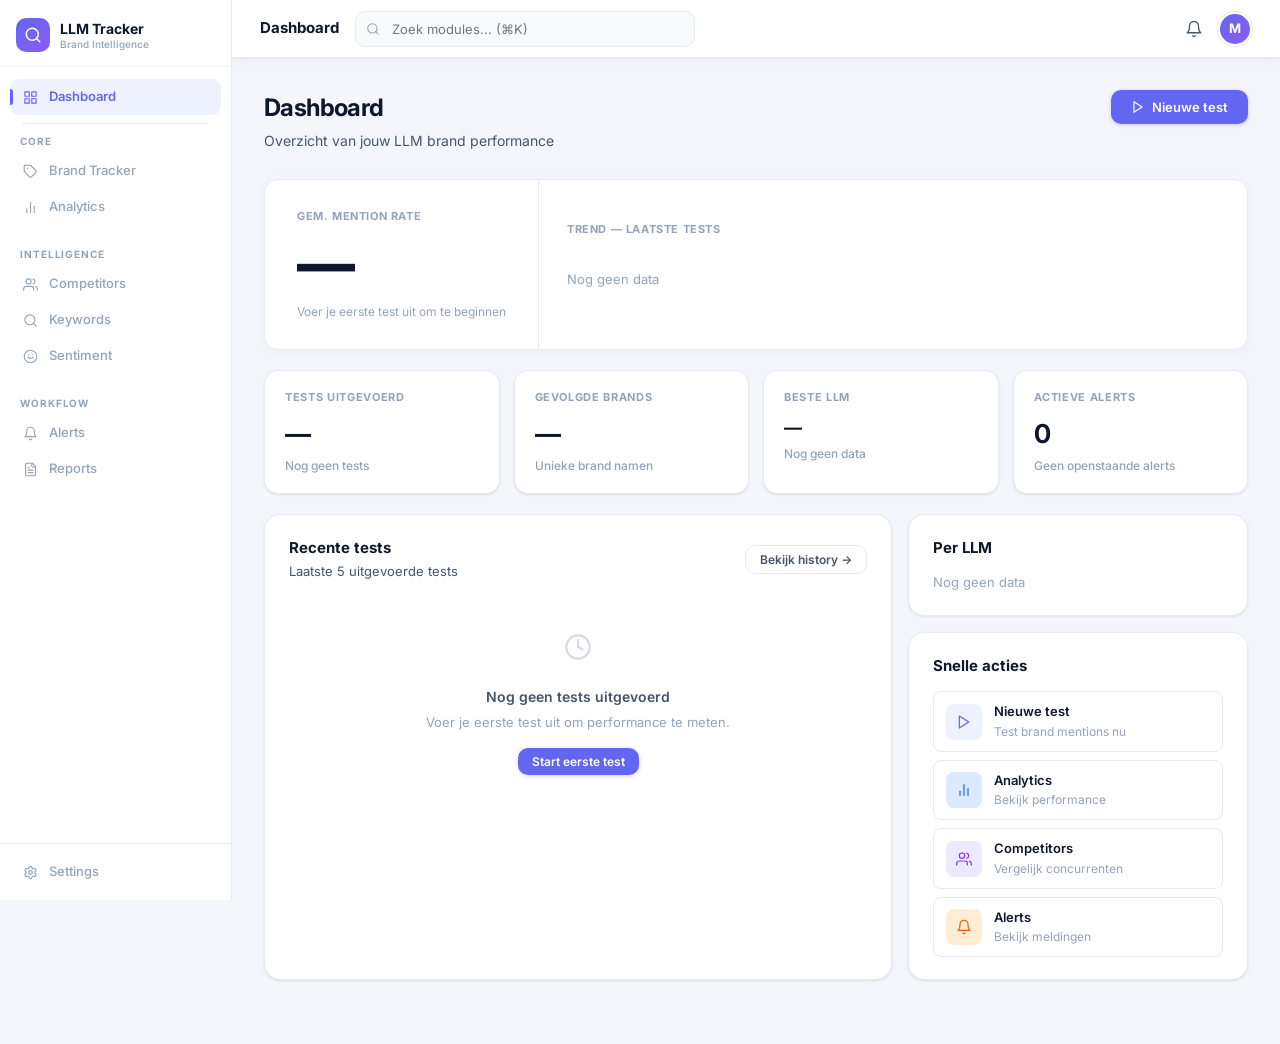
<file: index.html>
<!DOCTYPE html>
<html lang="nl">
<head>
  <meta charset="UTF-8" />
  <meta name="viewport" content="width=device-width, initial-scale=1.0" />
  <title>LLM Brand Mention Tracker</title>
  <link rel="stylesheet" href="css/app.css" />
</head>
<body>

<!-- ── Sidebar ── -->
<nav class="sidebar">
  <div class="sidebar-logo">
    <div class="logo-mark">
      <div class="logo-icon">
        <svg viewBox="0 0 24 24" width="18" height="18" fill="none" stroke="#fff" stroke-width="2" stroke-linecap="round" stroke-linejoin="round">
          <circle cx="11" cy="11" r="8"/><path d="m21 21-4.35-4.35"/>
        </svg>
      </div>
      <div>
        <div class="logo-text">LLM Tracker</div>
        <div class="logo-sub">Brand Intelligence</div>
      </div>
    </div>
  </div>

  <div class="sidebar-nav">

    <!-- Home -->
    <div class="nav-item nav-home active" data-module="dashboard" onclick="App.navigate(this.dataset.module)">
      <span class="nav-icon">
        <svg viewBox="0 0 24 24" width="15" height="15" fill="none" stroke="currentColor" stroke-width="1.8" stroke-linecap="round" stroke-linejoin="round">
          <rect x="3" y="3" width="7" height="7"/><rect x="14" y="3" width="7" height="7"/><rect x="14" y="14" width="7" height="7"/><rect x="3" y="14" width="7" height="7"/>
        </svg>
      </span>
      Dashboard
    </div>
    <div class="nav-home-divider"></div>

    <!-- Core -->
    <div class="nav-section">
      <span class="nav-label">Core</span>
      <div class="nav-item" data-module="brand-tracker" onclick="App.navigate(this.dataset.module)">
        <span class="nav-icon">
          <svg viewBox="0 0 24 24" width="15" height="15" fill="none" stroke="currentColor" stroke-width="1.8" stroke-linecap="round" stroke-linejoin="round">
            <path d="M20.59 13.41l-7.17 7.17a2 2 0 0 1-2.83 0L2 12V2h10l8.59 8.59a2 2 0 0 1 0 2.82z"/>
            <circle cx="7" cy="7" r="1" fill="currentColor" stroke="none"/>
          </svg>
        </span>
        Brand Tracker
      </div>
      <div class="nav-item" data-module="analytics" onclick="App.navigate(this.dataset.module)">
        <span class="nav-icon">
          <svg viewBox="0 0 24 24" width="15" height="15" fill="none" stroke="currentColor" stroke-width="1.8" stroke-linecap="round" stroke-linejoin="round">
            <line x1="18" y1="20" x2="18" y2="10"/>
            <line x1="12" y1="20" x2="12" y2="4"/>
            <line x1="6" y1="20" x2="6" y2="14"/>
          </svg>
        </span>
        Analytics
      </div>
    </div>

    <!-- Intelligence -->
    <div class="nav-section">
      <span class="nav-label">Intelligence</span>
      <div class="nav-item" data-module="competitors" onclick="App.navigate(this.dataset.module)">
        <span class="nav-icon">
          <svg viewBox="0 0 24 24" width="15" height="15" fill="none" stroke="currentColor" stroke-width="1.8" stroke-linecap="round" stroke-linejoin="round">
            <path d="M17 21v-2a4 4 0 0 0-4-4H5a4 4 0 0 0-4 4v2"/>
            <circle cx="9" cy="7" r="4"/>
            <path d="M23 21v-2a4 4 0 0 0-3-3.87"/>
            <path d="M16 3.13a4 4 0 0 1 0 7.75"/>
          </svg>
        </span>
        Competitors
      </div>
      <div class="nav-item" data-module="keywords" onclick="App.navigate(this.dataset.module)">
        <span class="nav-icon">
          <svg viewBox="0 0 24 24" width="15" height="15" fill="none" stroke="currentColor" stroke-width="1.8" stroke-linecap="round" stroke-linejoin="round">
            <circle cx="11" cy="11" r="8"/>
            <path d="m21 21-4.35-4.35"/>
          </svg>
        </span>
        Keywords
      </div>
      <div class="nav-item" data-module="sentiment" onclick="App.navigate(this.dataset.module)">
        <span class="nav-icon">
          <svg viewBox="0 0 24 24" width="15" height="15" fill="none" stroke="currentColor" stroke-width="1.8" stroke-linecap="round" stroke-linejoin="round">
            <circle cx="12" cy="12" r="10"/>
            <path d="M8 13s1.5 2 4 2 4-2 4-2"/>
            <line x1="9" y1="9" x2="9.01" y2="9"/>
            <line x1="15" y1="9" x2="15.01" y2="9"/>
          </svg>
        </span>
        Sentiment
      </div>
    </div>

    <!-- Workflow -->
    <div class="nav-section">
      <span class="nav-label">Workflow</span>
      <div class="nav-item" data-module="alerts" onclick="App.navigate(this.dataset.module)">
        <span class="nav-icon">
          <svg viewBox="0 0 24 24" width="15" height="15" fill="none" stroke="currentColor" stroke-width="1.8" stroke-linecap="round" stroke-linejoin="round">
            <path d="M6 8a6 6 0 0 1 12 0c0 7 3 9 3 9H3s3-2 3-9"/>
            <path d="M10.3 21a1.94 1.94 0 0 0 3.4 0"/>
          </svg>
        </span>
        Alerts
        <span class="nav-badge" id="sidebar-alerts-badge">3</span>
      </div>
      <div class="nav-item" data-module="reports" onclick="App.navigate(this.dataset.module)">
        <span class="nav-icon">
          <svg viewBox="0 0 24 24" width="15" height="15" fill="none" stroke="currentColor" stroke-width="1.8" stroke-linecap="round" stroke-linejoin="round">
            <path d="M15 2H6a2 2 0 0 0-2 2v16a2 2 0 0 0 2 2h12a2 2 0 0 0 2-2V7Z"/>
            <path d="M14 2v4a2 2 0 0 0 2 2h4"/>
            <path d="M10 9H8"/>
            <path d="M16 13H8"/>
            <path d="M16 17H8"/>
          </svg>
        </span>
        Reports
      </div>
    </div>

  </div><!-- /.sidebar-nav -->

  <div class="sidebar-footer">
    <div class="nav-item" data-module="settings" onclick="App.navigate(this.dataset.module)">
      <span class="nav-icon">
        <svg viewBox="0 0 24 24" width="15" height="15" fill="none" stroke="currentColor" stroke-width="1.8" stroke-linecap="round" stroke-linejoin="round">
          <path d="M12.22 2h-.44a2 2 0 0 0-2 2v.18a2 2 0 0 1-1 1.73l-.43.25a2 2 0 0 1-2 0l-.15-.08a2 2 0 0 0-2.73.73l-.22.38a2 2 0 0 0 .73 2.73l.15.1a2 2 0 0 1 1 1.72v.51a2 2 0 0 1-1 1.74l-.15.09a2 2 0 0 0-.73 2.73l.22.38a2 2 0 0 0 2.73.73l.15-.08a2 2 0 0 1 2 0l.43.25a2 2 0 0 1 1 1.73V20a2 2 0 0 0 2 2h.44a2 2 0 0 0 2-2v-.18a2 2 0 0 1 1-1.73l.43-.25a2 2 0 0 1 2 0l.15.08a2 2 0 0 0 2.73-.73l.22-.39a2 2 0 0 0-.73-2.73l-.15-.08a2 2 0 0 1-1-1.74v-.5a2 2 0 0 1 1-1.74l.15-.09a2 2 0 0 0 .73-2.73l-.22-.38a2 2 0 0 0-2.73-.73l-.15.08a2 2 0 0 1-2 0l-.43-.25a2 2 0 0 1-1-1.73V4a2 2 0 0 0-2-2z"/>
          <circle cx="12" cy="12" r="3"/>
        </svg>
      </span>
      Settings
    </div>
  </div>
</nav>

<!-- ── App right ── -->
<div class="app-right">

  <!-- Sidebar overlay (mobile) -->
  <div id="sidebar-overlay" class="sidebar-overlay"></div>

  <!-- Topbar -->
  <header class="topbar">
    <button class="hamburger-btn" id="sidebar-toggle" title="Menu" aria-label="Menu">
      <svg viewBox="0 0 24 24" width="18" height="18" fill="none" stroke="currentColor" stroke-width="2" stroke-linecap="round" stroke-linejoin="round">
        <line x1="3" y1="6" x2="21" y2="6"/><line x1="3" y1="12" x2="21" y2="12"/><line x1="3" y1="18" x2="21" y2="18"/>
      </svg>
    </button>
    <span id="topbar-title" class="topbar-title">Brand Tracker</span>

    <div class="topbar-search-wrap">
      <span class="topbar-search-icon">
        <svg viewBox="0 0 24 24" width="14" height="14" fill="none" stroke="currentColor" stroke-width="1.8" stroke-linecap="round" stroke-linejoin="round">
          <circle cx="11" cy="11" r="8"/><path d="m21 21-4.35-4.35"/>
        </svg>
      </span>
      <input type="text" id="topbar-search" class="topbar-search" placeholder="Zoek modules... (⌘K)" autocomplete="off" />
      <div class="search-dropdown" id="search-dropdown"></div>
    </div>

    <div class="topbar-spacer"></div>

    <div class="topbar-actions">
      <!-- Notification button -->
      <button class="topbar-icon-btn" id="notif-btn" title="Alerts">
        <svg viewBox="0 0 24 24" width="18" height="18" fill="none" stroke="currentColor" stroke-width="1.8" stroke-linecap="round" stroke-linejoin="round">
          <path d="M6 8a6 6 0 0 1 12 0c0 7 3 9 3 9H3s3-2 3-9"/>
          <path d="M10.3 21a1.94 1.94 0 0 0 3.4 0"/>
        </svg>
        <span class="topbar-notif-badge" id="notif-badge">3</span>
      </button>

      <!-- Avatar -->
      <div class="topbar-avatar-wrap">
        <div class="topbar-avatar" id="topbar-avatar" title="Account">M</div>
        <div class="avatar-dropdown" id="avatar-dropdown">
          <div class="avatar-profile">
            <div class="avatar-name">Morten Muijsers</div>
            <div class="avatar-email">morten@example.com</div>
          </div>
          <div class="avatar-menu-item" data-avatar-action="settings">
            <svg viewBox="0 0 24 24" width="14" height="14" fill="none" stroke="currentColor" stroke-width="1.8" stroke-linecap="round" stroke-linejoin="round">
              <path d="M12.22 2h-.44a2 2 0 0 0-2 2v.18a2 2 0 0 1-1 1.73l-.43.25a2 2 0 0 1-2 0l-.15-.08a2 2 0 0 0-2.73.73l-.22.38a2 2 0 0 0 .73 2.73l.15.1a2 2 0 0 1 1 1.72v.51a2 2 0 0 1-1 1.74l-.15.09a2 2 0 0 0-.73 2.73l.22.38a2 2 0 0 0 2.73.73l.15-.08a2 2 0 0 1 2 0l.43.25a2 2 0 0 1 1 1.73V20a2 2 0 0 0 2 2h.44a2 2 0 0 0 2-2v-.18a2 2 0 0 1 1-1.73l.43-.25a2 2 0 0 1 2 0l.15.08a2 2 0 0 0 2.73-.73l.22-.39a2 2 0 0 0-.73-2.73l-.15-.08a2 2 0 0 1-1-1.74v-.5a2 2 0 0 1 1-1.74l.15-.09a2 2 0 0 0 .73-2.73l-.22-.38a2 2 0 0 0-2.73-.73l-.15.08a2 2 0 0 1-2 0l-.43-.25a2 2 0 0 1-1-1.73V4a2 2 0 0 0-2-2z"/>
              <circle cx="12" cy="12" r="3"/>
            </svg>
            Instellingen
          </div>
          <div class="avatar-menu-item" data-avatar-action="dashboard">
            <svg viewBox="0 0 24 24" width="14" height="14" fill="none" stroke="currentColor" stroke-width="1.8" stroke-linecap="round" stroke-linejoin="round">
              <path d="M18 13v6a2 2 0 0 1-2 2H5a2 2 0 0 1-2-2V8a2 2 0 0 1 2-2h6"/>
              <polyline points="15 3 21 3 21 9"/>
              <line x1="10" y1="14" x2="21" y2="3"/>
            </svg>
            Dashboard
          </div>
          <div class="avatar-menu-divider"></div>
          <div class="avatar-menu-item danger">
            <svg viewBox="0 0 24 24" width="14" height="14" fill="none" stroke="currentColor" stroke-width="1.8" stroke-linecap="round" stroke-linejoin="round">
              <path d="M9 21H5a2 2 0 0 1-2-2V5a2 2 0 0 1 2-2h4"/>
              <polyline points="16 17 21 12 16 7"/>
              <line x1="21" y1="12" x2="9" y2="12"/>
            </svg>
            Uitloggen
          </div>
        </div>
      </div>
    </div>
  </header>

  <!-- Main content (filled by JS) -->
  <main class="main" id="main-content"></main>

  <!-- Toast container -->
  <div id="toast-container" class="toast-container"></div>

</div><!-- /.app-right -->

<!-- Scripts -->
<script src="js/api.js"></script>
<script src="js/app.js"></script>
<script src="js/modules/dashboard.js"></script>
<script src="js/modules/brand-tracker.js"></script>
<script src="js/modules/analytics.js"></script>
<script src="js/modules/competitors.js"></script>
<script src="js/modules/keywords.js"></script>
<script src="js/modules/sentiment.js"></script>
<script src="js/modules/alerts.js"></script>
<script src="js/modules/reports.js"></script>
<script src="js/modules/settings.js"></script>
<script>App.init();</script>

</body>
</html>
</file>
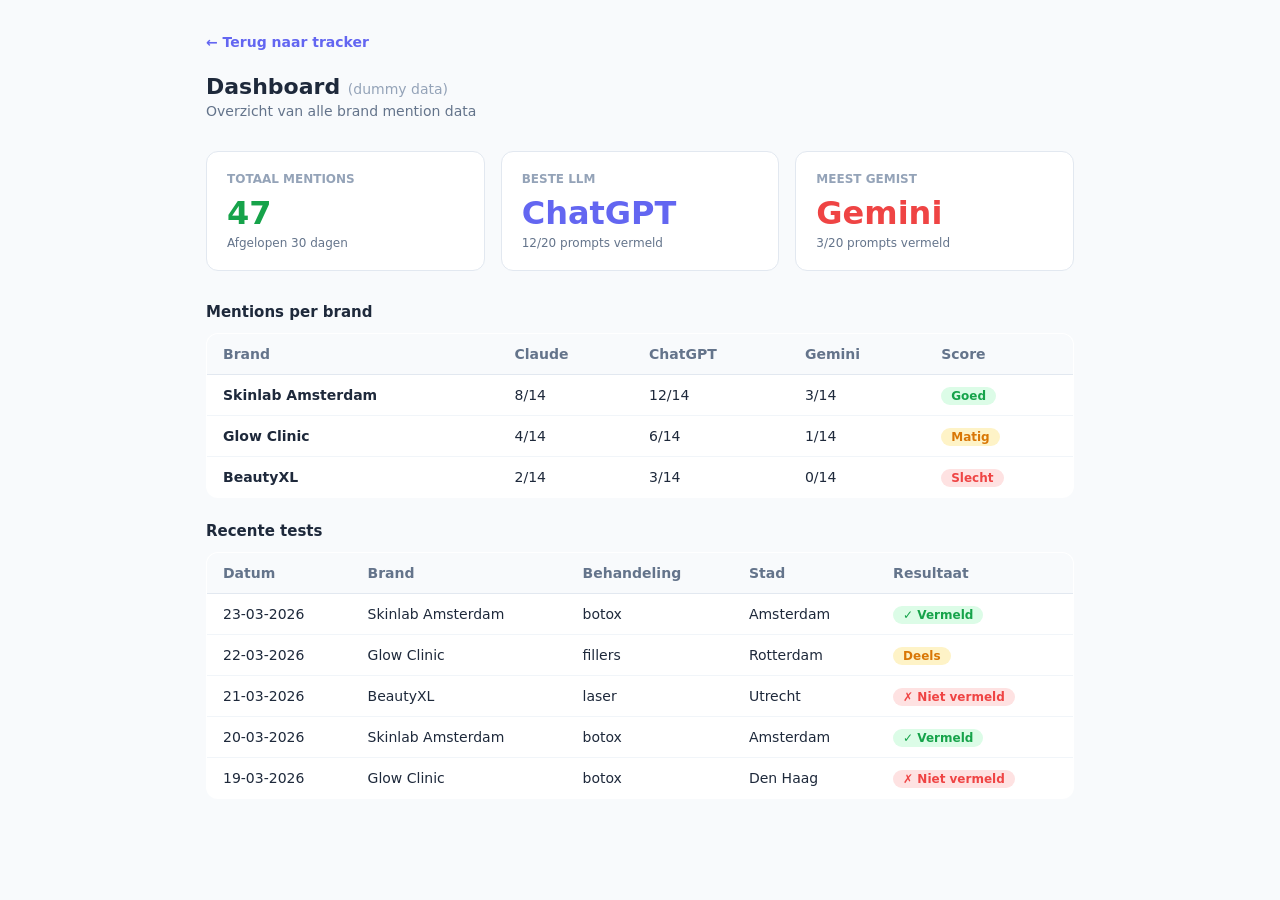
<file: dashboard.html>
<!DOCTYPE html>
<html lang="nl">
<head>
<meta charset="UTF-8">
<meta name="viewport" content="width=device-width, initial-scale=1.0">
<title>Dashboard - LLM Brand Mention Tracker</title>
<style>
  * { box-sizing: border-box; margin: 0; padding: 0; }
  body { font-family: system-ui, sans-serif; background: #f8fafc; color: #1e293b; }
  .container { max-width: 900px; margin: 0 auto; padding: 32px 16px; }
  .back { display: inline-flex; align-items: center; gap: 6px; color: #6366f1; font-size: 14px; font-weight: 600; text-decoration: none; margin-bottom: 24px; }
  .back:hover { text-decoration: underline; }
  h1 { font-size: 22px; font-weight: 700; margin-bottom: 4px; }
  .subtitle { color: #64748b; font-size: 14px; margin-bottom: 32px; }
  .grid { display: grid; grid-template-columns: repeat(3, 1fr); gap: 16px; margin-bottom: 32px; }
  .card { background: white; border: 1px solid #e2e8f0; border-radius: 12px; padding: 20px; }
  .card-label { font-size: 12px; color: #94a3b8; font-weight: 600; text-transform: uppercase; margin-bottom: 8px; }
  .card-value { font-size: 32px; font-weight: 700; }
  .card-sub { font-size: 12px; color: #64748b; margin-top: 4px; }
  .green { color: #16a34a; }
  .red { color: #ef4444; }
  .orange { color: #f59e0b; }
  table { width: 100%; border-collapse: collapse; background: white; border: 1px solid #e2e8f0; border-radius: 12px; overflow: hidden; font-size: 14px; }
  th { padding: 12px 16px; text-align: left; background: #f8fafc; color: #64748b; font-weight: 600; border-bottom: 1px solid #e2e8f0; }
  td { padding: 12px 16px; border-bottom: 1px solid #f1f5f9; }
  tr:last-child td { border-bottom: none; }
  .badge { padding: 2px 10px; border-radius: 99px; font-size: 12px; font-weight: 600; }
  .badge-green { background: #dcfce7; color: #16a34a; }
  .badge-red { background: #fee2e2; color: #ef4444; }
  .badge-orange { background: #fef3c7; color: #d97706; }
  .section-title { font-size: 15px; font-weight: 700; margin-bottom: 12px; }
</style>
</head>
<body>
<div class="container">
  <a href="index.html" class="back">← Terug naar tracker</a>
  <h1>Dashboard <span style="font-size:14px;font-weight:400;color:#94a3b8;">(dummy data)</span></h1>
  <p class="subtitle">Overzicht van alle brand mention data</p>

  <div class="grid">
    <div class="card">
      <p class="card-label">Totaal mentions</p>
      <p class="card-value green">47</p>
      <p class="card-sub">Afgelopen 30 dagen</p>
    </div>
    <div class="card">
      <p class="card-label">Beste LLM</p>
      <p class="card-value" style="color:#6366f1">ChatGPT</p>
      <p class="card-sub">12/20 prompts vermeld</p>
    </div>
    <div class="card">
      <p class="card-label">Meest gemist</p>
      <p class="card-value red">Gemini</p>
      <p class="card-sub">3/20 prompts vermeld</p>
    </div>
  </div>

  <p class="section-title">Mentions per brand</p>
  <table style="margin-bottom: 24px;">
    <thead>
      <tr><th>Brand</th><th>Claude</th><th>ChatGPT</th><th>Gemini</th><th>Score</th></tr>
    </thead>
    <tbody>
      <tr><td><strong>Skinlab Amsterdam</strong></td><td>8/14</td><td>12/14</td><td>3/14</td><td><span class="badge badge-green">Goed</span></td></tr>
      <tr><td><strong>Glow Clinic</strong></td><td>4/14</td><td>6/14</td><td>1/14</td><td><span class="badge badge-orange">Matig</span></td></tr>
      <tr><td><strong>BeautyXL</strong></td><td>2/14</td><td>3/14</td><td>0/14</td><td><span class="badge badge-red">Slecht</span></td></tr>
    </tbody>
  </table>

  <p class="section-title">Recente tests</p>
  <table>
    <thead>
      <tr><th>Datum</th><th>Brand</th><th>Behandeling</th><th>Stad</th><th>Resultaat</th></tr>
    </thead>
    <tbody>
      <tr><td>23-03-2026</td><td>Skinlab Amsterdam</td><td>botox</td><td>Amsterdam</td><td><span class="badge badge-green">✓ Vermeld</span></td></tr>
      <tr><td>22-03-2026</td><td>Glow Clinic</td><td>fillers</td><td>Rotterdam</td><td><span class="badge badge-orange">Deels</span></td></tr>
      <tr><td>21-03-2026</td><td>BeautyXL</td><td>laser</td><td>Utrecht</td><td><span class="badge badge-red">✗ Niet vermeld</span></td></tr>
      <tr><td>20-03-2026</td><td>Skinlab Amsterdam</td><td>botox</td><td>Amsterdam</td><td><span class="badge badge-green">✓ Vermeld</span></td></tr>
      <tr><td>19-03-2026</td><td>Glow Clinic</td><td>botox</td><td>Den Haag</td><td><span class="badge badge-red">✗ Niet vermeld</span></td></tr>
    </tbody>
  </table>
</div>
</body>
</html>
</file>
<file: css/app.css>
@import url('https://fonts.googleapis.com/css2?family=Inter:wght@400;500;600;700&display=swap');

/* ── Design tokens ── */
:root {
  --bg: #f4f6fb;
  --surface: #fff;
  --border: #e8eaf0;
  --border-light: #f1f5f9;
  --primary: #6366f1;
  --primary-dark: #4f46e5;
  --primary-light: #eef2ff;
  --text: #0f172a;
  --text-2: #475569;
  --text-3: #94a3b8;
  --green: #15803d;
  --green-bg: #dcfce7;
  --red: #dc2626;
  --red-bg: #fee2e2;
  --yellow: #d97706;
  --yellow-bg: #fef3c7;
  --shadow-sm: 0 1px 3px rgba(0,0,0,.07), 0 1px 2px rgba(0,0,0,.04);
  --shadow: 0 4px 16px rgba(0,0,0,.08), 0 1px 4px rgba(0,0,0,.05);
  --radius: 12px;
  --radius-full: 999px;
}

/* ── Reset ── */
*, *::before, *::after { box-sizing: border-box; margin: 0; padding: 0; }
html, body { height: 100%; }
body { font-family: 'Inter', system-ui, sans-serif; background: var(--bg); color: var(--text); font-size: 14px; line-height: 1.5; }

/* ── Layout ── */
.sidebar {
  position: fixed;
  left: 0; top: 0; bottom: 0;
  width: 232px;
  background: #fff;
  border-right: 1px solid var(--border);
  z-index: 20;
  display: flex;
  flex-direction: column;
}
.app-right {
  margin-left: 232px;
  display: flex;
  flex-direction: column;
  min-height: 100vh;
}
.topbar {
  height: 58px;
  background: #fff;
  border-bottom: 1px solid var(--border);
  box-shadow: 0 1px 0 var(--border), 0 2px 12px rgba(0,0,0,.04);
  position: fixed;
  top: 0; left: 232px; right: 0;
  z-index: 10;
  display: flex;
  align-items: center;
  padding: 0 28px;
  gap: 16px;
}
.main {
  margin-top: 58px;
  padding: 32px 32px 64px;
}
#main-content { animation: pageIn 0.18s ease both; }
@keyframes pageIn {
  from { opacity: 0; transform: translateY(6px); }
  to   { opacity: 1; transform: translateY(0); }
}

/* ── Sidebar ── */
.sidebar-logo {
  display: flex;
  align-items: center;
  gap: 10px;
  padding: 18px 16px 14px;
  border-bottom: 1px solid var(--border-light);
}
.logo-mark {
  display: flex;
  align-items: center;
  gap: 10px;
}
.logo-icon {
  width: 34px;
  height: 34px;
  background: linear-gradient(135deg, #6366f1, #8b5cf6);
  border-radius: 10px;
  display: flex;
  align-items: center;
  justify-content: center;
  flex-shrink: 0;
}
.logo-icon svg { color: #fff; }
.logo-text {
  font-size: 14px;
  font-weight: 700;
  color: var(--text);
  line-height: 1.2;
}
.logo-sub {
  font-size: 10px;
  color: var(--text-3);
  font-weight: 500;
  line-height: 1;
  margin-top: 2px;
}
.sidebar-nav {
  flex: 1;
  padding: 12px 10px;
  overflow-y: auto;
  scrollbar-width: thin;
  scrollbar-color: var(--border) transparent;
}
.sidebar-nav::-webkit-scrollbar { width: 4px; }
.sidebar-nav::-webkit-scrollbar-track { background: transparent; }
.sidebar-nav::-webkit-scrollbar-thumb { background: var(--border); border-radius: 4px; }
.nav-section { margin-bottom: 22px; }
.nav-label {
  font-size: 10px;
  font-weight: 700;
  color: var(--text-3);
  text-transform: uppercase;
  letter-spacing: 0.09em;
  padding: 0 10px;
  margin-bottom: 4px;
  display: block;
}
.nav-item {
  display: flex;
  align-items: center;
  gap: 9px;
  padding: 8px 10px;
  border-radius: 9px;
  font-size: 13px;
  font-weight: 500;
  color: var(--text-3);
  cursor: pointer;
  text-decoration: none;
  transition: background 0.13s, color 0.13s;
  user-select: none;
  position: relative;
  overflow: hidden;
}
.nav-item:hover { background: #f8fafc; color: var(--text-2); }
.nav-item.active { background: var(--primary-light); color: var(--primary); font-weight: 600; }
.nav-item.active::before {
  content: '';
  position: absolute;
  left: 0; top: 50%;
  transform: translateY(-50%);
  width: 3px; height: 16px;
  background: var(--primary);
  border-radius: 0 3px 3px 0;
}
.nav-icon {
  width: 20px;
  height: 20px;
  display: flex;
  align-items: center;
  justify-content: center;
  flex-shrink: 0;
}
.nav-icon svg {
  width: 15px;
  height: 15px;
  stroke: currentColor;
  fill: none;
  stroke-width: 1.8;
  stroke-linecap: round;
  stroke-linejoin: round;
}
.nav-badge {
  margin-left: auto;
  background: var(--red);
  color: #fff;
  font-size: 10px;
  font-weight: 700;
  border-radius: var(--radius-full);
  padding: 1px 6px;
  min-width: 18px;
  text-align: center;
}
.nav-badge-blue {
  margin-left: auto;
  background: var(--primary);
  color: #fff;
  font-size: 10px;
  font-weight: 700;
  border-radius: var(--radius-full);
  padding: 1px 6px;
  min-width: 18px;
  text-align: center;
}
.sidebar-footer {
  padding: 10px;
  border-top: 1px solid var(--border);
}

/* ── Topbar ── */
.topbar-title { font-size: 15px; font-weight: 700; color: var(--text); white-space: nowrap; }
.topbar-search-wrap { flex: 1; max-width: 340px; position: relative; }
input[type="text"].topbar-search {
  width: 100%;
  height: 36px;
  padding: 0 12px 0 36px;
  border: 1.5px solid var(--border);
  border-radius: 10px;
  font-size: 13px;
  font-family: inherit;
  background: #f8fafc;
  color: var(--text);
  outline: none;
  transition: border-color 0.15s, box-shadow 0.15s, background 0.15s;
}
input[type="text"].topbar-search:focus {
  border-color: var(--primary);
  box-shadow: 0 0 0 3px rgba(99,102,241,.12);
  background: #fff;
}
.topbar-search-icon {
  position: absolute;
  left: 11px;
  top: 50%;
  transform: translateY(-50%);
  pointer-events: none;
  color: var(--text-3);
  display: flex;
  align-items: center;
}
.search-dropdown {
  position: absolute;
  top: calc(100% + 6px);
  left: 0; right: 0;
  background: #fff;
  border: 1px solid var(--border);
  border-radius: 14px;
  box-shadow: var(--shadow);
  display: none;
  z-index: 100;
  overflow: hidden;
}
.search-dropdown.open { display: block; }
.search-result {
  display: flex;
  align-items: center;
  gap: 10px;
  padding: 10px 14px;
  font-size: 13px;
  font-weight: 500;
  cursor: pointer;
  color: var(--text-2);
  transition: background 0.12s, color 0.12s;
}
.search-result:hover { background: var(--primary-light); color: var(--primary); }
.topbar-spacer { flex: 1; }
.topbar-actions { display: flex; gap: 6px; align-items: center; }
.topbar-icon-btn {
  width: 36px;
  height: 36px;
  border-radius: 9px;
  border: none;
  background: transparent;
  display: flex;
  align-items: center;
  justify-content: center;
  color: var(--text-2);
  cursor: pointer;
  transition: background 0.13s;
  position: relative;
}
.topbar-icon-btn:hover { background: #f1f5f9; }
.topbar-icon-btn svg { width: 18px; height: 18px; stroke: currentColor; fill: none; stroke-width: 1.8; stroke-linecap: round; stroke-linejoin: round; }
.topbar-notif-badge {
  position: absolute;
  top: 4px; right: 4px;
  background: var(--red);
  color: #fff;
  font-size: 9px;
  font-weight: 700;
  border-radius: 50%;
  width: 14px; height: 14px;
  display: flex;
  align-items: center;
  justify-content: center;
  border: 2px solid #fff;
}
.topbar-avatar-wrap { position: relative; }
.topbar-avatar {
  width: 34px;
  height: 34px;
  border-radius: 50%;
  background: linear-gradient(135deg, #6366f1, #8b5cf6);
  color: #fff;
  font-weight: 700;
  font-size: 13px;
  display: flex;
  align-items: center;
  justify-content: center;
  cursor: pointer;
  border: 2px solid #fff;
  box-shadow: 0 0 0 1px var(--border);
  transition: box-shadow 0.15s;
  user-select: none;
}
.topbar-avatar:hover { box-shadow: 0 0 0 3px rgba(99,102,241,.25); }
.avatar-dropdown {
  position: absolute;
  top: calc(100% + 8px);
  right: 0;
  background: #fff;
  border: 1px solid var(--border);
  border-radius: 14px;
  box-shadow: var(--shadow);
  min-width: 200px;
  display: none;
  z-index: 200;
  overflow: hidden;
}
.avatar-dropdown.open { display: block; }
.avatar-profile {
  padding: 14px 16px;
  border-bottom: 1px solid var(--border-light);
}
.avatar-name { font-size: 13px; font-weight: 700; color: var(--text); }
.avatar-email { font-size: 12px; color: var(--text-3); margin-top: 2px; }
.avatar-menu-item {
  display: flex;
  align-items: center;
  gap: 9px;
  padding: 9px 16px;
  font-size: 13px;
  font-weight: 500;
  color: var(--text-2);
  cursor: pointer;
  transition: background 0.12s;
}
.avatar-menu-item:hover { background: #f8fafc; }
.avatar-menu-item svg { width: 14px; height: 14px; stroke: currentColor; fill: none; stroke-width: 1.8; stroke-linecap: round; stroke-linejoin: round; }
.avatar-menu-item.danger { color: var(--red); }
.avatar-menu-item.danger:hover { background: var(--red-bg); }
.avatar-menu-divider { height: 1px; background: var(--border-light); margin: 4px 0; }

/* ── Toast ── */
.toast-container {
  position: fixed;
  bottom: 24px; right: 24px;
  display: flex;
  flex-direction: column;
  gap: 8px;
  pointer-events: none;
  z-index: 1000;
}
.toast {
  background: var(--text);
  color: #fff;
  padding: 11px 18px;
  border-radius: 12px;
  font-size: 13px;
  font-weight: 500;
  box-shadow: var(--shadow);
  animation: toastIn 0.22s ease both;
}
.toast.success { background: #166534; }
.toast.error { background: #991b1b; }
@keyframes toastIn {
  from { opacity: 0; transform: translateY(8px); }
  to   { opacity: 1; transform: translateY(0); }
}

/* ── Page header ── */
.page-header {
  display: flex;
  justify-content: space-between;
  align-items: flex-start;
  flex-wrap: wrap;
  gap: 12px;
  margin-bottom: 28px;
}
.page-header-left h1 { font-size: 24px; font-weight: 700; letter-spacing: -0.6px; color: var(--text); }
.page-header-left p { font-size: 14px; color: var(--text-2); margin-top: 4px; }
.page-header-actions { display: flex; gap: 8px; align-items: center; }

/* ── Cards ── */
.card {
  background: var(--surface);
  border-radius: 16px;
  border: 1px solid var(--border);
  box-shadow: var(--shadow-sm);
  padding: 22px 24px;
  transition: box-shadow 0.2s;
}
.card:hover { box-shadow: var(--shadow); }
.card-title { font-size: 15px; font-weight: 700; color: var(--text); }
.card-sub { font-size: 13px; color: var(--text-2); margin-top: 3px; }

/* ── Stats ── */
.stat-grid {
  display: grid;
  grid-template-columns: repeat(4, 1fr);
  gap: 14px;
  margin-bottom: 20px;
}
.stat-card {
  background: #fff;
  border-radius: 14px;
  border: 1px solid var(--border);
  box-shadow: var(--shadow-sm);
  padding: 18px 20px;
  transition: box-shadow 0.2s, transform 0.2s;
}
.stat-card:hover { box-shadow: var(--shadow); transform: translateY(-2px); }
.stat-label {
  font-size: 11px;
  font-weight: 700;
  color: var(--text-3);
  text-transform: uppercase;
  letter-spacing: 0.06em;
  margin-bottom: 8px;
}
.stat-value {
  font-size: 26px;
  font-weight: 700;
  letter-spacing: -0.5px;
  color: var(--text);
}
.stat-delta { font-size: 12px; margin-top: 4px; font-weight: 500; }
.delta-up { color: var(--green); }
.delta-down { color: var(--red); }
.delta-neutral { color: var(--text-3); }

/* ── Grids ── */
.grid2 {
  display: grid;
  grid-template-columns: repeat(2, 1fr);
  gap: 16px;
  margin-bottom: 20px;
}
.grid3 {
  display: grid;
  grid-template-columns: repeat(3, 1fr);
  gap: 16px;
  margin-bottom: 20px;
}

/* ── Section title ── */
.section-title {
  font-size: 11px;
  font-weight: 700;
  color: var(--text-3);
  text-transform: uppercase;
  letter-spacing: 0.07em;
  margin-bottom: 14px;
}

/* ── Tables ── */
.table-card {
  border: 1px solid var(--border);
  border-radius: 14px;
  overflow: hidden;
  margin-bottom: 20px;
  box-shadow: var(--shadow-sm);
}
.data-table {
  width: 100%;
  border-collapse: collapse;
  font-size: 13px;
}
.data-table th {
  padding: 10px 16px;
  background: #f8fafc;
  color: var(--text-3);
  font-size: 11px;
  font-weight: 700;
  text-transform: uppercase;
  letter-spacing: 0.05em;
  border-bottom: 1px solid var(--border);
  text-align: left;
}
.data-table th:not(:first-child) { text-align: center; }
.data-table td {
  padding: 11px 16px;
  border-bottom: 1px solid var(--border-light);
  color: var(--text-2);
  font-weight: 500;
  text-align: left;
}
.data-table td:not(:first-child) { text-align: center; }
.data-table tr:last-child td { border-bottom: none; }
.data-table tr:hover td { background: #f5f7ff; }
.data-table td.green { color: var(--green); }
.data-table td.red { color: var(--red); }

/* ── Badges ── */
.badge {
  display: inline-block;
  padding: 3px 10px;
  border-radius: var(--radius-full);
  font-size: 12px;
  font-weight: 600;
}
.badge-green { background: var(--green-bg); color: var(--green); }
.badge-red { background: var(--red-bg); color: var(--red); }
.badge-gray { background: #f1f5f9; color: var(--text-3); }
.badge-blue { background: var(--primary-light); color: var(--primary); }
.badge-yellow { background: var(--yellow-bg); color: var(--yellow); }

/* ── Buttons ── */
.btn {
  display: inline-flex;
  align-items: center;
  gap: 7px;
  background: var(--primary);
  color: #fff;
  border: none;
  border-radius: 10px;
  padding: 9px 20px;
  font-size: 13px;
  font-weight: 600;
  font-family: inherit;
  cursor: pointer;
  box-shadow: 0 1px 4px rgba(99,102,241,.3);
  transition: background 0.15s, box-shadow 0.15s, transform 0.1s;
  text-decoration: none;
}
.btn:hover { background: var(--primary-dark); box-shadow: 0 4px 12px rgba(99,102,241,.35); transform: translateY(-1px); }
.btn:active { transform: translateY(0); box-shadow: 0 1px 4px rgba(99,102,241,.25); }
.btn:disabled { background: var(--text-3); box-shadow: none; cursor: not-allowed; transform: none; }
.btn svg { width: 14px; height: 14px; stroke: currentColor; fill: none; stroke-width: 2; stroke-linecap: round; stroke-linejoin: round; }
.btn-ghost {
  display: inline-flex;
  align-items: center;
  gap: 7px;
  background: #fff;
  color: var(--text-2);
  border: 1px solid var(--border);
  border-radius: 10px;
  padding: 9px 20px;
  font-size: 13px;
  font-weight: 600;
  font-family: inherit;
  cursor: pointer;
  transition: border-color 0.15s, color 0.15s, background 0.15s;
  text-decoration: none;
}
.btn-ghost:hover { border-color: var(--primary); color: var(--primary); }
.btn-ghost svg { width: 14px; height: 14px; stroke: currentColor; fill: none; stroke-width: 2; stroke-linecap: round; stroke-linejoin: round; }
.btn-danger {
  display: inline-flex;
  align-items: center;
  gap: 7px;
  background: transparent;
  color: var(--red);
  border: 1px solid var(--red);
  border-radius: 10px;
  padding: 9px 20px;
  font-size: 13px;
  font-weight: 600;
  font-family: inherit;
  cursor: pointer;
  transition: background 0.15s;
}
.btn-danger:hover { background: var(--red-bg); }
.btn-danger svg { width: 14px; height: 14px; stroke: currentColor; fill: none; stroke-width: 2; stroke-linecap: round; stroke-linejoin: round; }
.btn-sm { padding: 6px 14px; font-size: 12px; }

/* ── Form ── */
.field { margin-bottom: 18px; }
label { font-size: 13px; font-weight: 600; color: #374151; display: block; margin-bottom: 6px; }
.label-hint { font-weight: 400; color: var(--text-3); }
input[type="text"], input[type="email"], input[type="password"], input[type="time"], input[type="number"], select, textarea {
  width: 100%;
  padding: 9px 12px;
  border: 1.5px solid var(--border);
  border-radius: 10px;
  font-size: 14px;
  font-family: inherit;
  background: #fafbfc;
  color: var(--text);
  outline: none;
  transition: border-color 0.15s, box-shadow 0.15s, background 0.15s;
}
input[type="text"]:focus, input[type="email"]:focus, input[type="password"]:focus, input[type="time"]:focus, input[type="number"]:focus, select:focus, textarea:focus {
  border-color: var(--primary);
  box-shadow: 0 0 0 3px rgba(99,102,241,.1);
  background: #fff;
}
input[type="password"] { letter-spacing: 3px; }
textarea { min-height: 80px; resize: vertical; }
.form-grid2 { display: grid; grid-template-columns: 1fr 1fr; gap: 14px; }

/* ── Tags ── */
.tags { display: flex; gap: 6px; flex-wrap: wrap; margin-top: 9px; }
.tag {
  background: var(--primary-light);
  color: var(--primary);
  border-radius: var(--radius-full);
  font-size: 12px;
  font-weight: 600;
  padding: 3px 11px;
}

/* ── Filter chips ── */
.filter-chips { display: flex; gap: 6px; flex-wrap: wrap; margin-bottom: 20px; }
.filter-chip {
  padding: 6px 14px;
  border-radius: var(--radius-full);
  font-size: 12px;
  font-weight: 600;
  border: 1.5px solid var(--border);
  background: #fff;
  color: var(--text-2);
  cursor: pointer;
  transition: border-color 0.13s, color 0.13s, background 0.13s;
}
.filter-chip:hover { border-color: var(--primary); color: var(--primary); }
.filter-chip.active { background: var(--primary); border-color: var(--primary); color: #fff; box-shadow: 0 2px 8px rgba(99,102,241,.3); }

/* ── Checkbox ── */
.checkbox-row {
  display: flex;
  align-items: center;
  gap: 9px;
  font-size: 13px;
  font-weight: 600;
  color: #374151;
  cursor: pointer;
  margin-bottom: 8px;
}
input[type="checkbox"] { width: 16px; height: 16px; accent-color: var(--primary); cursor: pointer; }

/* ── Toggle ── */
.toggle-row {
  display: flex;
  justify-content: space-between;
  align-items: center;
  padding: 13px 0;
  border-bottom: 1px solid var(--border-light);
}
.toggle-row:last-child { border-bottom: none; }
.toggle-label { font-size: 13px; font-weight: 600; color: var(--text); }
.toggle-sub { font-size: 12px; color: var(--text-3); margin-top: 2px; }
.toggle {
  position: relative;
  width: 38px;
  height: 22px;
  flex-shrink: 0;
}
.toggle input { opacity: 0; width: 0; height: 0; position: absolute; }
.toggle-slider {
  position: absolute;
  inset: 0;
  background: #e2e8f0;
  border-radius: var(--radius-full);
  cursor: pointer;
  transition: background 0.2s;
}
.toggle-slider::before {
  content: '';
  position: absolute;
  width: 16px; height: 16px;
  left: 3px; top: 3px;
  background: #fff;
  border-radius: 50%;
  transition: transform 0.2s;
  box-shadow: 0 1px 3px rgba(0,0,0,.2);
}
.toggle input:checked + .toggle-slider { background: var(--primary); }
.toggle input:checked + .toggle-slider::before { transform: translateX(16px); }

/* ── Progress ── */
.prog-row { margin-bottom: 13px; }
.prog-label { display: flex; justify-content: space-between; font-size: 13px; font-weight: 600; margin-bottom: 6px; color: var(--text); }
.prog-track { height: 8px; background: #f1f5f9; border-radius: var(--radius-full); overflow: hidden; }
.prog-fill { height: 100%; border-radius: var(--radius-full); background: linear-gradient(90deg, #6366f1, #8b5cf6); }
.prog-fill-green { background: linear-gradient(90deg, #15803d, #22c55e); }
.prog-fill-blue  { background: linear-gradient(90deg, #0ea5e9, #38bdf8); }
.prog-fill-orange{ background: linear-gradient(90deg, #f97316, #fb923c); }

/* ── Bar chart ── */
.bar-chart { display: flex; align-items: flex-end; gap: 4px; height: 52px; }
.bar {
  flex: 1;
  background: var(--primary-light);
  border-radius: 4px 4px 0 0;
  cursor: pointer;
  transition: background 0.15s;
  min-height: 4px;
}
.bar:hover, .bar.active { background: var(--primary); }
.bar-labels { display: flex; justify-content: space-between; font-size: 11px; color: var(--text-3); margin-top: 6px; }

/* ── Alert items ── */
.alert-list { }
.alert-item {
  display: flex;
  gap: 12px;
  padding: 14px 0;
  border-bottom: 1px solid var(--border-light);
}
.alert-item:last-child { border-bottom: none; }
.alert-dot {
  width: 8px; height: 8px;
  border-radius: 50%;
  margin-top: 4px;
  flex-shrink: 0;
}
.alert-dot-red   { background: var(--red);   box-shadow: 0 0 0 3px rgba(220,38,38,.15); }
.alert-dot-yellow{ background: var(--yellow); box-shadow: 0 0 0 3px rgba(217,119,6,.15); }
.alert-dot-green { background: var(--green);  box-shadow: 0 0 0 3px rgba(21,128,61,.15); }
.alert-body { flex: 1; }
.alert-title { font-size: 13px; font-weight: 600; color: var(--text); }
.alert-meta { font-size: 12px; color: var(--text-3); margin-top: 3px; }
.alert-dismiss {
  border: none;
  background: none;
  cursor: pointer;
  color: var(--text-3);
  padding: 2px;
  display: flex;
  align-items: flex-start;
  transition: color 0.13s;
  flex-shrink: 0;
}
.alert-dismiss:hover { color: var(--red); }

/* ── Keyword chips ── */
.kw-grid { display: flex; flex-wrap: wrap; gap: 8px; margin-top: 8px; }
.kw-chip {
  display: flex;
  align-items: center;
  gap: 8px;
  background: #f8fafc;
  border: 1px solid var(--border);
  border-radius: 10px;
  padding: 7px 12px;
  font-size: 13px;
  font-weight: 500;
  color: var(--text-2);
}
.kw-count {
  background: var(--primary-light);
  color: var(--primary);
  font-size: 11px;
  font-weight: 700;
  border-radius: var(--radius-full);
  padding: 1px 7px;
}
.kw-chip.warn {
  border-color: #fca5a5;
  background: #fff5f5;
  color: #7f1d1d;
}
.kw-chip.warn .kw-count { background: #fee2e2; color: var(--red); }

/* ── History ── */
.history-card {
  border: 1px solid var(--border);
  border-radius: 14px;
  padding: 18px;
  margin-bottom: 12px;
  background: #fff;
  transition: box-shadow 0.15s;
}
.history-card:hover { box-shadow: var(--shadow); }
.history-meta { font-size: 12px; color: var(--text-3); margin-top: 6px; }

/* ── Prompt blocks ── */
.prompt-block {
  border: 1px solid var(--border);
  border-radius: 14px;
  margin-bottom: 12px;
  overflow: hidden;
}
.prompt-header {
  background: #f8fafc;
  padding: 10px 16px;
  border-bottom: 1px solid var(--border);
  font-size: 13px;
  font-weight: 600;
  color: var(--text-2);
}
.llm-response {
  padding: 13px 16px;
  border-bottom: 1px solid var(--border-light);
}
.llm-response:last-child { border-bottom: none; }
.llm-row {
  display: flex;
  justify-content: space-between;
  align-items: center;
  margin-bottom: 8px;
}
.llm-name { font-size: 13px; font-weight: 700; color: var(--text); }
.response-text {
  font-size: 13px;
  color: var(--text-2);
  line-height: 1.7;
  white-space: pre-wrap;
}
mark {
  background: var(--yellow-bg);
  border-radius: 3px;
  padding: 0 2px;
  font-weight: 700;
  color: #92400e;
}

/* ── Prompt list ── */
.prompt-list {
  background: #f8fafc;
  border: 1px solid var(--border);
  border-radius: 12px;
  padding: 13px 16px;
  margin-bottom: 20px;
}
.prompt-list-label {
  font-size: 11px;
  font-weight: 700;
  color: var(--text-3);
  text-transform: uppercase;
  margin-bottom: 9px;
}
.prompt-list li {
  font-size: 13px;
  color: var(--text-2);
  margin-bottom: 5px;
}

/* ── Warning / Error ── */
.warning {
  display: flex;
  align-items: flex-start;
  gap: 8px;
  font-size: 13px;
  background: var(--yellow-bg);
  border: 1px solid #fcd34d;
  color: #78350f;
  border-radius: 10px;
  padding: 10px 14px;
  margin-bottom: 18px;
}
.error-msg {
  display: flex;
  align-items: flex-start;
  gap: 8px;
  font-size: 13px;
  background: var(--red-bg);
  border: 1px solid #fca5a5;
  color: #7f1d1d;
  border-radius: 10px;
  padding: 10px 14px;
  margin-bottom: 18px;
}

/* ── Tabs ── */
.tab-bar {
  display: flex;
  gap: 2px;
  margin-bottom: 22px;
  background: #f1f5f9;
  border-radius: 12px;
  padding: 4px;
  width: fit-content;
}
.tab-btn {
  padding: 6px 18px;
  border: none;
  background: transparent;
  cursor: pointer;
  font-size: 13px;
  font-weight: 500;
  color: var(--text-3);
  border-radius: 9px;
  font-family: inherit;
  transition: background 0.15s, color 0.15s, box-shadow 0.15s;
}
.tab-btn.active { background: #fff; color: var(--primary); font-weight: 600; box-shadow: 0 1px 4px rgba(0,0,0,.09); }
.tab-btn:not(.active):hover { color: var(--text); background: rgba(255,255,255,.5); }

/* ── Empty state ── */
.empty-state { text-align: center; padding: 48px 24px; color: var(--text-3); }
.empty-state-icon { font-size: 32px; margin-bottom: 12px; opacity: 0.4; }
.empty-state h3 { font-size: 15px; font-weight: 600; color: var(--text-2); margin-bottom: 6px; }
.empty-state p { font-size: 13px; }

/* ── Settings ── */
.settings-description { font-size: 14px; color: var(--text-2); margin-bottom: 22px; line-height: 1.6; }
.settings-section-label { font-size: 11px; font-weight: 700; color: var(--text-3); text-transform: uppercase; letter-spacing: 0.06em; margin-bottom: 14px; }
.hint { font-size: 12px; color: var(--text-3); margin-top: 8px; line-height: 1.5; }
.danger-zone {
  border: 1px solid var(--red);
  border-radius: 14px;
  padding: 20px 22px;
  margin-top: 8px;
}
.danger-zone-title { font-size: 14px; font-weight: 700; color: var(--red); margin-bottom: 6px; }
.danger-zone-desc { font-size: 13px; color: var(--text-2); margin-bottom: 16px; }

/* ── Inline form ── */
.inline-form {
  background: #f8fafc;
  border: 1px solid var(--border);
  border-radius: 12px;
  padding: 16px;
  margin-bottom: 16px;
}

/* ── Utilities ── */
.flex-between { display: flex; justify-content: space-between; align-items: center; }
.flex-gap-8   { display: flex; gap: 8px; align-items: center; }
.mt-4  { margin-top: 4px; }
.mt-8  { margin-top: 8px; }
.mt-12 { margin-top: 12px; }
.mt-16 { margin-top: 16px; }
.mb-16 { margin-bottom: 16px; }
.mb-20 { margin-bottom: 20px; }
.text-sm   { font-size: 13px; }
.text-xs   { font-size: 12px; }
.text-muted{ color: var(--text-3); }
.text-bold { font-weight: 700; }
.divider   { height: 1px; background: var(--border-light); margin: 16px 0; }

/* ── Tab panels ── */
.tab-panel { display: none; }
.tab-panel.active { display: block; }

/* ── Dark mode ── */
html.dark {
  --bg: #111827;
  --surface: #1e2130;
  --border: #2d3555;
  --border-light: #252a40;
  --primary-light: #1a1c3a;
  --text: #f1f5f9;
  --text-2: #94a3b8;
  --text-3: #64748b;
  --shadow-sm: 0 1px 3px rgba(0,0,0,.4), 0 1px 2px rgba(0,0,0,.3);
  --shadow: 0 4px 16px rgba(0,0,0,.5), 0 1px 4px rgba(0,0,0,.3);
  --green-bg: #052e16;
  --red-bg: #450a0a;
  --yellow-bg: #422006;
}
html.dark body { background: var(--bg); color: var(--text); }
html.dark .topbar { box-shadow: 0 1px 0 var(--border), 0 2px 12px rgba(0,0,0,.3); }
html.dark .sidebar,
html.dark .topbar,
html.dark .card,
html.dark .stat-card,
html.dark .history-card,
html.dark .table-card,
html.dark .avatar-dropdown,
html.dark .search-dropdown { background: var(--surface); border-color: var(--border); }
html.dark input[type="text"].topbar-search { background: #252a40; border-color: var(--border); color: var(--text); }
html.dark input[type="text"].topbar-search:focus { background: var(--surface); }
html.dark .topbar-icon-btn:hover { background: #252a40; }
html.dark .nav-item:hover { background: #252a40; color: var(--text); }
html.dark .avatar-menu-item:hover { background: #252a40; }
html.dark .data-table th { background: #252a40; color: var(--text-3); border-color: var(--border); }
html.dark .data-table td { border-color: var(--border-light); color: var(--text-2); }
html.dark .data-table tr:hover td { background: #252a40; }
html.dark .tab-bar { background: #252a40; }
html.dark .tab-btn.active { background: var(--surface); color: var(--primary); }
html.dark .toggle-slider { background: #374151; }
html.dark .toggle-slider::before { background: #cbd5e1; }
html.dark .toggle input:checked + .toggle-slider { background: var(--primary); }
html.dark .toggle input:checked + .toggle-slider::before { background: #fff; }
html.dark .inline-form { background: #252a40; border-color: var(--border); }
html.dark .prompt-header,
html.dark .prompt-list { background: #252a40; border-color: var(--border); }
html.dark .kw-chip { background: #252a40; border-color: var(--border); color: var(--text-2); }
html.dark .prog-track { background: #252a40; }
html.dark .btn-ghost { background: var(--surface); border-color: var(--border); color: var(--text-2); }
html.dark .btn-ghost:hover { border-color: var(--primary); color: var(--primary); }
html.dark input[type="text"], html.dark input[type="email"], html.dark input[type="password"],
html.dark input[type="time"], html.dark input[type="number"], html.dark select, html.dark textarea {
  background: #252a40; border-color: var(--border); color: var(--text);
}
html.dark input[type="text"]:focus, html.dark input[type="email"]:focus,
html.dark input[type="password"]:focus, html.dark input[type="time"]:focus,
html.dark input[type="number"]:focus, html.dark select:focus, html.dark textarea:focus {
  background: var(--surface); border-color: var(--primary);
}
html.dark label { color: var(--text-2); }
html.dark .toggle-label { color: var(--text); }
html.dark .alert-item { border-color: var(--border-light); }
html.dark mark { background: #422006; color: #fde68a; }
html.dark .danger-zone { border-color: #7f1d1d; }
html.dark .filter-chip { background: var(--surface); border-color: var(--border); color: var(--text-2); }
html.dark .filter-chip:hover { border-color: var(--primary); color: var(--primary); }
html.dark .filter-chip.active { background: var(--primary); border-color: var(--primary); color: #fff; }

/* ── Test progress indicator ── */
.test-progress { display: flex; align-items: center; gap: 8px; flex-wrap: wrap; padding: 10px 14px; background: var(--bg-2, var(--bg)); border: 1px solid var(--border); border-radius: 8px; }
.test-progress-label { font-size: 12px; color: var(--text-3); margin-right: 2px; white-space: nowrap; }
.progress-step { display: inline-flex; align-items: center; gap: 4px; font-size: 12px; font-weight: 600; padding: 3px 10px; border-radius: 20px; transition: background 0.2s, color 0.2s; }
.progress-step-pending { background: var(--border); color: var(--text-3); }
.progress-step-running { background: #dbeafe; color: #2563eb; }
.progress-step-done { background: var(--green-bg); color: var(--green); }
.progress-step-error { background: var(--red-bg); color: var(--red); }
html.dark .progress-step-pending { background: var(--surface); color: var(--text-3); }
html.dark .progress-step-running { background: rgba(37,99,235,.2); color: #93c5fd; }
html.dark .progress-step-done { background: rgba(21,128,61,.2); color: #4ade80; }
html.dark .progress-step-error { background: rgba(220,38,38,.2); color: #fca5a5; }

/* ── Empty state banner ── */
.empty-banner { display: flex; align-items: center; gap: 14px; padding: 14px 18px; background: var(--primary-light); border: 1px solid #c7d2fe; border-radius: 10px; }
.empty-banner-icon { flex-shrink: 0; color: var(--primary); opacity: 0.7; }
.empty-banner strong { font-size: 14px; font-weight: 600; color: var(--text); }
.empty-banner p { font-size: 12px; color: var(--text-2); margin: 2px 0 0; }
.empty-banner .btn { flex-shrink: 0; margin-left: auto; }
html.dark .empty-banner { background: rgba(99,102,241,.12); border-color: rgba(99,102,241,.3); }

/* ── Sidebar home item ── */
.nav-home { font-weight: 600; }
.nav-home-divider { height: 1px; background: var(--border); margin: 8px 12px 10px; }

/* ── Dashboard hero ── */
.dash-hero { display: flex; align-items: stretch; background: var(--surface); border: 1px solid var(--border); border-radius: 14px; overflow: hidden; margin-bottom: 20px; box-shadow: 0 2px 12px rgba(0,0,0,.04); }
.dash-hero-metric { flex: 0 0 auto; padding: 28px 32px; min-width: 220px; }
.dash-hero-label { font-size: 11px; font-weight: 700; text-transform: uppercase; letter-spacing: .6px; color: var(--text-3); }
.dash-hero-value { font-size: 58px; font-weight: 800; line-height: 1.05; letter-spacing: -2px; margin: 8px 0 10px; }
.dash-hero-sub { font-size: 12px; color: var(--text-3); }
.dash-hero-divider { width: 1px; background: var(--border); flex-shrink: 0; }
.dash-hero-chart { flex: 1; padding: 24px 28px; display: flex; flex-direction: column; justify-content: center; min-width: 0; }
.dash-chart-header { display: flex; align-items: baseline; justify-content: space-between; margin-bottom: 14px; }
.dash-chart-label { font-size: 11px; font-weight: 700; text-transform: uppercase; letter-spacing: .6px; color: var(--text-3); }
.dash-chart-sub { font-size: 11px; color: var(--text-3); }
.dash-sparkline { display: flex; align-items: flex-end; gap: 5px; height: 56px; }
.dash-spark-bar { flex: 1; border-radius: 3px 3px 0 0; min-height: 4px; transition: opacity .15s; cursor: default; opacity: .85; }
.dash-spark-bar:hover { opacity: 1; }
.dash-spark-empty { font-size: 13px; color: var(--text-3); align-self: center; }

/* ── Trend badge ── */
.dash-trend { display: inline-flex; align-items: center; gap: 4px; font-size: 12px; font-weight: 600; padding: 4px 10px; border-radius: 20px; }
.dash-trend.up { background: var(--green-bg); color: var(--green); }
.dash-trend.down { background: var(--red-bg); color: var(--red); }
.dash-trend.neutral { background: var(--border); color: var(--text-3); }

/* ── Dashboard bottom grid ── */
.dash-bottom-grid { display: grid; grid-template-columns: 1fr 340px; gap: 16px; }

/* ── Dashboard ── */
.dash-test-row { display: flex; align-items: center; justify-content: space-between; gap: 12px; padding: 10px 0; border-bottom: 1px solid var(--border); }
.dash-test-row:last-child { border-bottom: none; }
.dash-test-info { min-width: 0; flex: 1; }
.dash-test-brands { font-size: 13px; font-weight: 600; color: var(--text); white-space: nowrap; overflow: hidden; text-overflow: ellipsis; }
.dash-test-meta { font-size: 12px; color: var(--text-3); margin-top: 2px; white-space: nowrap; overflow: hidden; text-overflow: ellipsis; }
.dash-test-rate { font-size: 14px; font-weight: 700; flex-shrink: 0; }
.dash-test-rate.green { color: var(--green); }
.dash-test-rate.red { color: var(--red); }
.dash-test-bar-wrap { height: 3px; background: var(--border); border-radius: 2px; margin-top: 5px; overflow: hidden; }
.dash-test-bar { height: 100%; border-radius: 2px; transition: width .4s ease; }

.dash-actions { display: flex; flex-direction: column; gap: 8px; }
.dash-action-card { display: flex; align-items: center; gap: 12px; padding: 10px 12px; border-radius: 8px; cursor: pointer; border: 1px solid var(--border); transition: border-color .15s, background .15s; }
.dash-action-card:hover { border-color: var(--primary); background: var(--primary-light); }
.dash-action-icon { width: 36px; height: 36px; border-radius: 8px; display: flex; align-items: center; justify-content: center; flex-shrink: 0; }
.dash-icon-primary { background: var(--primary-light); color: var(--primary); }
.dash-icon-blue { background: #dbeafe; color: #2563eb; }
.dash-icon-purple { background: #ede9fe; color: #7c3aed; }
.dash-icon-orange { background: #ffedd5; color: #ea580c; }
.dash-action-title { font-size: 13px; font-weight: 600; color: var(--text); }
.dash-action-sub { font-size: 12px; color: var(--text-3); margin-top: 1px; }
html.dark .dash-action-card:hover { background: rgba(99,102,241,.1); border-color: var(--primary); }
html.dark .dash-hero { box-shadow: none; }
html.dark .dash-trend.up { background: rgba(21,128,61,.2); }
html.dark .dash-trend.down { background: rgba(220,38,38,.15); }
html.dark .dash-trend.neutral { background: var(--surface); }
html.dark .dash-icon-blue { background: rgba(37,99,235,.2); color: #93c5fd; }
html.dark .dash-icon-purple { background: rgba(124,58,237,.2); color: #c4b5fd; }
html.dark .dash-icon-orange { background: rgba(234,88,12,.2); color: #fdba74; }

/* ── History search ── */
.history-search-wrap { position: relative; margin-bottom: 16px; }
.history-search-wrap input { width: 100%; padding-left: 34px; }
.history-search-icon { position: absolute; left: 10px; top: 50%; transform: translateY(-50%); color: var(--text-3); pointer-events: none; display: flex; }

/* ── History card expandable ── */
.history-card-header { display: flex; align-items: flex-start; justify-content: space-between; gap: 12px; cursor: pointer; border-radius: 6px; margin: -6px; padding: 6px; transition: background .12s; }
.history-card-header:hover { background: var(--bg); }
.history-card-actions { display: flex; gap: 6px; margin-top: 10px; }
.history-expand { padding-top: 16px; border-top: 1px solid var(--border); margin-top: 12px; }
html.dark .history-card-header:hover { background: rgba(255,255,255,.04); }

/* ── Hamburger & mobile sidebar ── */
.hamburger-btn { display: none; align-items: center; justify-content: center; width: 34px; height: 34px; border-radius: 8px; border: 1px solid var(--border); background: transparent; color: var(--text-2); cursor: pointer; flex-shrink: 0; margin-right: 8px; }
.hamburger-btn:hover { background: var(--bg); }
.sidebar-overlay { display: none; position: fixed; inset: 0; background: rgba(0,0,0,.45); z-index: 19; }
.sidebar-overlay.open { display: block; }
html.dark .hamburger-btn { color: var(--text-2); }

/* ── Responsive tweaks ── */
@media (max-width: 1100px) {
  .stat-grid { grid-template-columns: repeat(2, 1fr); }
  .grid3 { grid-template-columns: repeat(2, 1fr); }
}
@media (max-width: 768px) {
  .sidebar { transform: translateX(-100%); transition: transform .25s ease; }
  .sidebar.open { transform: translateX(0); box-shadow: 4px 0 24px rgba(0,0,0,.15); }
  .app-right { margin-left: 0; }
  .topbar { left: 0; }
  .hamburger-btn { display: flex; }
  .stat-grid, .grid2, .grid3, .form-grid2, .dash-bottom-grid { grid-template-columns: 1fr; }
  .dash-hero { flex-direction: column; }
  .dash-hero-divider { width: auto; height: 1px; }
  .dash-hero-value { font-size: 44px; }
}
</file>
